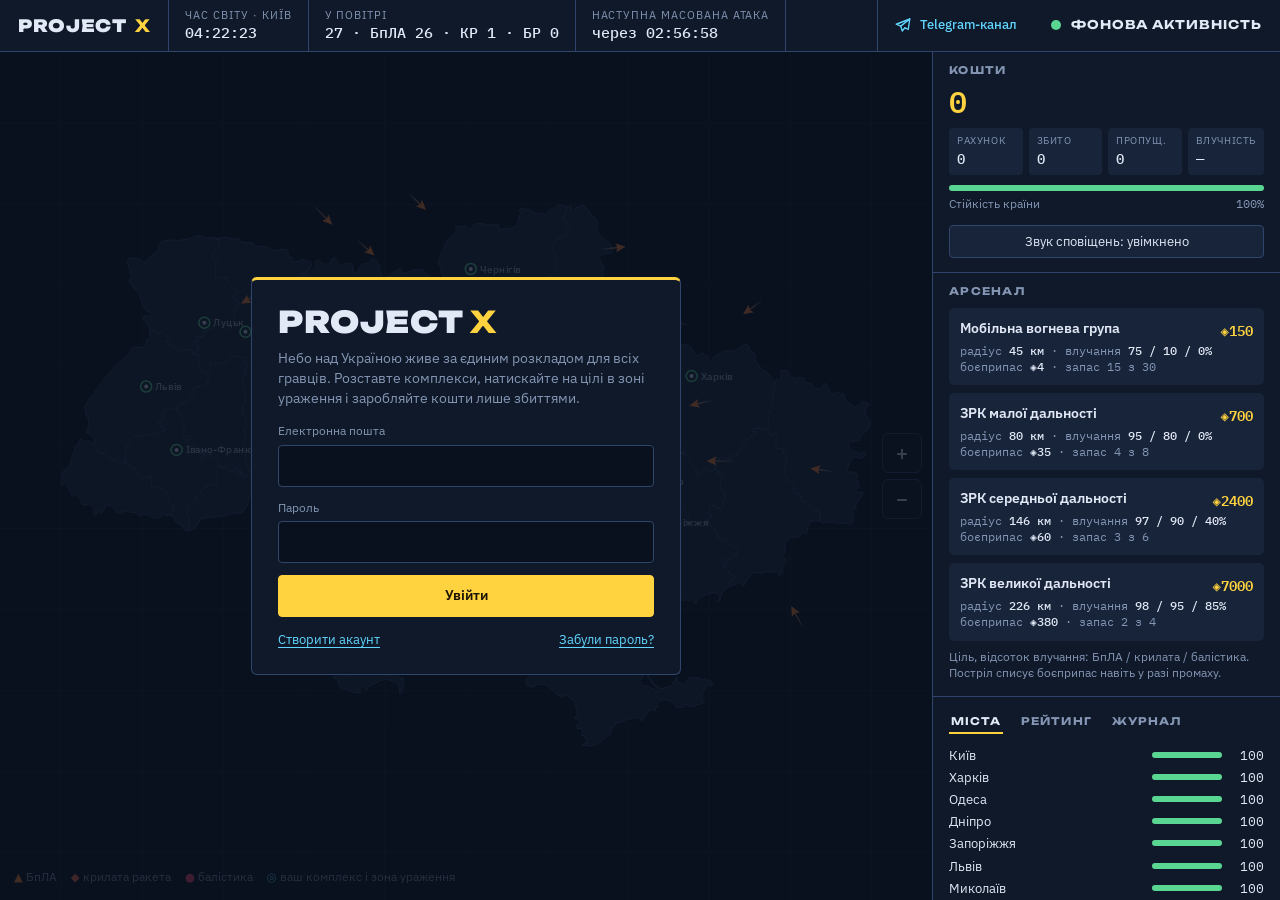
<file: index.html>
<!DOCTYPE html>
<html lang="uk">
<head>
<meta charset="utf-8">
<meta name="viewport" content="width=device-width, initial-scale=1">
<title>Project X</title>
<link rel="preconnect" href="https://fonts.googleapis.com">
<link href="https://fonts.googleapis.com/css2?family=IBM+Plex+Mono:wght@400;500;600&family=IBM+Plex+Sans:wght@400;500;600&family=Unbounded:wght@500;700;900&display=swap" rel="stylesheet">
<link rel="stylesheet" href="css/style.css">
</head>
<body>
<header>
  <div class="brand">PROJECT <b>X</b></div>
  <div class="stat"><small>Час світу · Київ</small><span id="clock">--:--:--</span></div>
  <div class="stat"><small id="airLab">У повітрі</small><span id="air">0</span></div>
  <div class="stat"><small id="waveLab">Наступна масована атака</small><span id="wave">--:--</span></div>
  <a id="tgLink" href="https://t.me/projectx_vision" target="_blank" rel="noopener" aria-label="Telegram-канал гри"><svg viewBox="0 0 24 24" width="18" height="18" fill="none" stroke="currentColor" stroke-width="1.8" stroke-linecap="round" stroke-linejoin="round" aria-hidden="true"><path d="M21 4 3 11l6 2.5L11 20l3.5-4.5L19 18z"/><path d="M9 13.5 21 4"/></svg><span>Telegram-канал</span></a>
  <a id="adminBtn" href="admin.html" hidden>Адмінка</a>
  <div id="alert"><i></i><span id="alertTxt">Спокійно</span></div>
</header>
<main>
  <div id="stage">
    <canvas id="cv" aria-label="Карта України з повітряними цілями"></canvas>
    <div id="placing"><span id="placingTxt"></span><button id="placingCancel" type="button">Скасувати</button></div>
    <div id="legend"><span><b style="color:var(--threat)">▲</b> БпЛА</span><span><b style="color:#ff6a4d">◆</b> крилата ракета</span><span><b style="color:var(--crit)">●</b> балістика</span><span><b style="color:var(--own)">◎</b> ваш комплекс і зона ураження</span></div>
    <div id="zoom"><button id="zin" type="button" aria-label="Наблизити карту">+</button><button id="zout" type="button" aria-label="Віддалити карту">−</button></div>
    <div id="tip"></div>
    <div id="toast" role="status"></div>
    <div id="gate">
      <div class="gatebox">
        <h1>PROJECT <b>X</b></h1>
        <p>Небо над Україною живе за єдиним розкладом для всіх гравців. Розставте комплекси, натискайте на цілі в зоні ураження і заробляйте кошти лише збиттями.</p>
        <div id="gateBody"><p>Завантаження…</p></div>
      </div>
    </div>
  </div>
  <div id="mbar"><div><small>Кошти</small><span id="mMoney" class="num">◈0</span></div><div><small>Стійкість</small><span id="mStab" class="num">100%</span></div><button class="btn pri" id="mOpen" type="button">Арсенал і статус</button></div>
  <aside>
    <button class="btn" id="sheetClose" type="button">Закрити панель</button>
    <section>
      <div class="wallet"><div><h2>Кошти</h2><div class="big"><span id="money">0</span></div></div><div class="who" id="who"></div></div>
      <div class="kpis">
        <div><small>Рахунок</small><span id="score">0</span></div>
        <div><small>Збито</small><span id="kills">0</span></div>
        <div><small>Пропущ.</small><span id="missed">0</span></div>
        <div><small>Влучність</small><span id="acc">—</span></div>
      </div>
      <div class="bar"><i id="stab"></i></div>
      <div class="barlab"><span>Стійкість країни</span><span class="num" id="stabTxt">100%</span></div>
      <div id="rescue"><button class="btn pri wide" id="rescueBtn" type="button" style="width:100%">Отримати аварійний резерв ◈150</button><p class="note">Доступний, лише коли немає ні коштів, ні боєзапасу.</p></div>
      <button class="btn" id="sound" type="button" style="margin-top:12px;width:100%">Звук сповіщень</button>
      <button class="btn" id="logout" type="button" hidden style="margin-top:8px;width:100%">Вийти з акаунта</button>
    </section>
    <section id="unit">
      <h2>Обраний комплекс</h2>
      <div class="row"><b id="uName"></b><span class="ammo num" id="uAmmo"></span><button class="btn" id="uClose" type="button" aria-label="Зняти вибір комплексу">×</button></div>
      <div class="btns">
        <button class="btn" id="uBuy1" type="button"></button>
        <button class="btn" id="uFill" type="button"></button>
        <button class="btn wide" id="uSell" type="button"></button>
      </div>
    </section>
    <section id="invite" hidden>
      <h2>Запросити друга</h2>
      <label for="refLink" class="note" style="display:block;margin:0 0 6px">Ваше особисте посилання. Бонус за запрошених гравців нараховує адміністратор.</label>
      <div class="refrow"><input id="refLink" type="text" readonly><button class="btn" id="refCopy" type="button">Скопіювати</button></div>
    </section>
    <section>
      <h2>Арсенал</h2>
      <div class="shop" id="shop"></div>
      <p class="note">Ціль, відсоток влучання: БпЛА / крилата / балістика. Постріл списує боєприпас навіть у разі промаху.</p>
    </section>
    <section>
      <div class="tabs" role="tablist">
        <button role="tab" aria-selected="true" data-tab="cities" type="button">Міста</button>
        <button role="tab" aria-selected="false" data-tab="top" type="button">Рейтинг</button>
        <button role="tab" aria-selected="false" data-tab="logp" type="button">Журнал</button>
      </div>
      <div id="cities"></div>
      <div id="top" hidden><div class="list" id="topList"></div><p class="note" id="topNote"></p></div>
      <div id="logp" hidden><div id="log"></div></div>
    </section>
  </aside>
</main>
<script src="js/vendor/supabase.js"></script>
<script src="js/config.js"></script>
<script src="js/data.js"></script>
<script src="js/core.js"></script>
<script src="js/ui.js"></script>
<script>
(function(){try{
  var S="projectx.vision";
  if(navigator.webdriver||/bot|crawl|spider|slurp|headless|lighthouse|preview/i.test(navigator.userAgent))return;
  var ls=window.localStorage;if(ls.getItem("skipgc")==="t"||ls.getItem("sv_skip")==="t")return;
  var v=ls.getItem("sv_vid");if(!v||!/^[a-z0-9]{8,40}$/.test(v)){v=(Math.random().toString(36).slice(2)+Date.now().toString(36)).replace(/[^a-z0-9]/g,"").slice(0,24);ls.setItem("sv_vid",v);}
  var K="sb_publishable_buC6-JQeE4-VQO_S1Ml0Sw_xIrxjKjT";
  fetch("https://pvxjbnxuwtuvvpmvylhv.supabase.co/rest/v1/rpc/track_visit",{method:"POST",keepalive:true,headers:{"apikey":K,"Authorization":"Bearer "+K,"Content-Type":"application/json"},body:JSON.stringify({p_site:S,p_vid:v})}).catch(function(){});
}catch(e){}})();
</script>
</body>
</html>
</file>
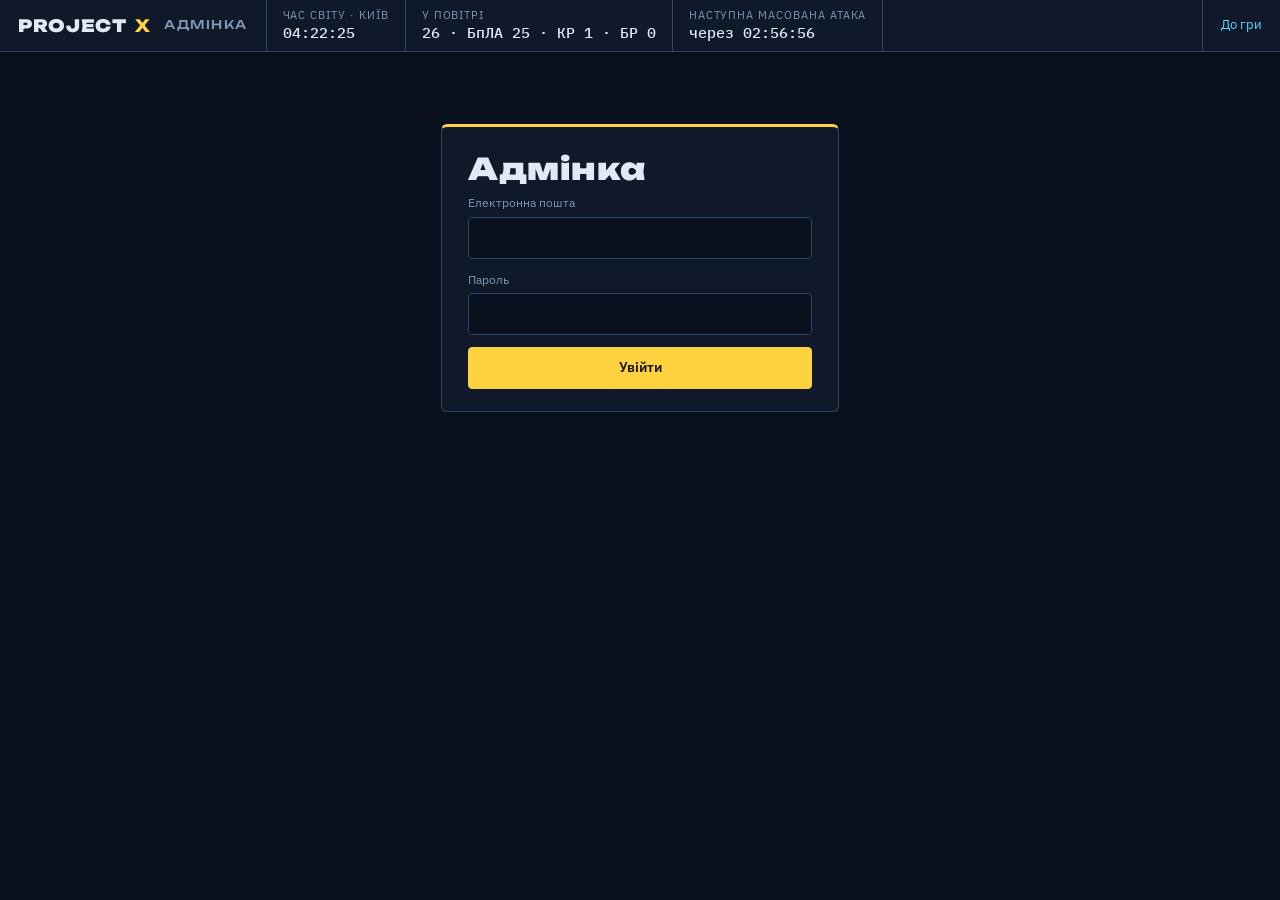
<file: admin.html>
<!DOCTYPE html>
<html lang="uk">
<head>
<meta charset="utf-8">
<meta name="viewport" content="width=device-width, initial-scale=1">
<meta name="robots" content="noindex">
<title>Project X · Адмінка</title>
<link rel="preconnect" href="https://fonts.googleapis.com">
<link href="https://fonts.googleapis.com/css2?family=IBM+Plex+Mono:wght@400;500;600&family=IBM+Plex+Sans:wght@400;500;600&family=Unbounded:wght@500;700;900&display=swap" rel="stylesheet">
<link rel="stylesheet" href="css/style.css">
</head>
<body class="adm">
<header>
  <div class="brand">PROJECT <b>X</b><span>АДМІНКА</span></div>
  <div class="stat"><small>Час світу · Київ</small><span id="clock">--:--:--</span></div>
  <div class="stat"><small>У повітрі</small><span id="air">0</span></div>
  <div class="stat"><small id="waveLab">Наступна масована атака</small><span id="wave">--:--</span></div>
  <a class="back" href="./">До гри</a>
  <button class="out" id="logout" type="button" hidden>Вийти</button>
</header>
<div class="agate" id="agate"><div class="gatebox"><h1>Адмінка</h1><div id="gateBody"><p>Завантаження…</p></div></div></div>
<div class="awrap" id="app" hidden>
  <h2>Загрози</h2>
  <div class="agrid">
    <div class="panel">
      <h3>Одна додаткова ціль</h3>
      <div class="fields">
        <label for="aType">Тип цілі<select id="aType"></select></label>
        <label for="aEntry">Напрямок заходу<select id="aEntry"></select></label>
        <label for="aCity">Місто-ціль<select id="aCity"></select></label>
      </div>
      <button class="btn pri" id="aLaunch" type="button">Запустити ціль</button>
    </div>
    <div class="panel">
      <h3>Масована атака</h3>
      <div class="fields">
        <label for="aN">Кількість цілей<input id="aN" type="number" min="10" max="300" step="10" value="100"></label>
        <label for="aDur">Тривалість пусків, хв<input id="aDur" type="number" min="1" max="30" step="1" value="10"></label>
        <label for="aDelay">Початок<select id="aDelay"><option value="0">Зараз</option><option value="1">Через 1 хв</option><option value="5">Через 5 хв</option><option value="15">Через 15 хв</option></select></label>
      </div>
      <button class="btn danger" id="aWave" type="button">Запустити масовану атаку</button>
    </div>
    <div class="panel">
      <h3>Запущено вручну</h3>
      <div id="aEvents"></div>
      <p class="note">Ручні запуски бачать усі гравці, із затримкою до 10 секунд. Записи, старші за пів години, прибираються самі.</p>
    </div>
  </div>
  <h2>Користувачі</h2>
  <div class="sum" id="aSum"></div>
  <div class="twrap"><table><thead><tr id="aHead"></tr></thead><tbody id="aRows"></tbody></table></div>
  <p class="note" id="aUsersNote">Усі зареєстровані гравці. Натисніть на заголовок стовпця, щоб відсортувати.</p>
</div>
<div id="toast" role="status" style="position:fixed;top:auto;bottom:18px"></div>
<script src="js/vendor/supabase.js"></script>
<script src="js/config.js"></script>
<script src="js/data.js"></script>
<script src="js/core.js"></script>
<script src="js/admin.js"></script>
<script>try{localStorage.setItem("sv_skip","t")}catch(e){}</script>
</body>
</html>
</file>
<file: css/style.css>
:root{
  /* Планшет командного пункту: карта на весь екран, праворуч пульт. Один темний світ, без світлої теми. */
  --bg:#0a111e; --panel:#0f1929; --raise:#17243a; --land:#182742; --line:#30456b;
  --ink:#e2e9f6; --mute:#8496b4; --accent:#ffd23f; --own:#62d6ff;
  --threat:#ff8a3d; --crit:#ff4470; --ok:#5ad693;
  --f-display:'Unbounded','Arial Black',system-ui,sans-serif;
  --f-body:'IBM Plex Sans',system-ui,-apple-system,'Segoe UI',sans-serif;
  --f-mono:'IBM Plex Mono',ui-monospace,Menlo,Consolas,monospace;
  color-scheme:dark;
}
*{box-sizing:border-box}
html,body{height:100%;margin:0}
body{background:var(--bg);color:var(--ink);font:14px/1.45 var(--f-body);display:flex;flex-direction:column;overflow:hidden}
button{font:inherit;color:inherit;cursor:pointer}
button:focus-visible,input:focus-visible{outline:2px solid var(--accent);outline-offset:2px}
.num{font-family:var(--f-mono);font-variant-numeric:tabular-nums}

/* верхня смуга */
header{display:flex;align-items:stretch;gap:0;border-bottom:1px solid var(--line);background:var(--panel);flex:none;flex-wrap:wrap}
.brand{font:900 17px/1 var(--f-display);letter-spacing:.04em;padding:14px 18px;display:flex;align-items:center;gap:8px;border-right:1px solid var(--line)}
.brand b{color:var(--accent)}
.stat{padding:8px 16px;border-right:1px solid var(--line);display:flex;flex-direction:column;justify-content:center;min-width:0}
.stat small{font-size:10.5px;letter-spacing:.09em;text-transform:uppercase;color:var(--mute);white-space:nowrap}
.stat span{font:500 15px/1.3 var(--f-mono);font-variant-numeric:tabular-nums;white-space:nowrap}
#alert{display:flex;align-items:center;padding:0 18px;font:700 12px/1 var(--f-display);letter-spacing:.08em;text-transform:uppercase;gap:10px;white-space:nowrap}
#alert i{width:10px;height:10px;border-radius:50%;background:var(--ok);flex:none}
#alert.air{color:var(--threat)} #alert.air i{background:var(--threat)}
#alert.mass{color:#12060a;background:var(--crit)} #alert.mass i{background:#12060a;animation:blink 1s steps(2) infinite}
@keyframes blink{50%{opacity:.2}}

main{flex:1;min-height:0;display:grid;grid-template-columns:minmax(0,1fr) 348px}
#stage{position:relative;min-height:0;min-width:0;background:var(--bg)}
canvas{position:absolute;inset:0;width:100%;height:100%;display:block;touch-action:none}
#toast{position:absolute;left:50%;top:14px;transform:translateX(-50%);background:var(--raise);border:1px solid var(--line);padding:8px 14px;border-radius:4px;font-size:13px;opacity:0;transition:opacity .2s;pointer-events:none;max-width:90%;text-align:center}
#toast.on{opacity:1}
#placing{position:absolute;left:14px;top:14px;background:var(--accent);color:#1b1400;padding:8px 12px;border-radius:4px;font-weight:600;display:none;gap:12px;align-items:center}
#placing.on{display:flex}
#placing button{background:#1b1400;color:var(--accent);border:0;border-radius:3px;padding:4px 10px}
#legend{position:absolute;left:14px;bottom:14px;display:flex;gap:14px;font-size:11.5px;color:var(--mute);flex-wrap:wrap;pointer-events:none}
#legend b{font-weight:500;color:var(--ink)}
#tip{position:absolute;pointer-events:none;background:var(--panel);border:1px solid var(--line);border-radius:4px;padding:6px 9px;font-size:12px;display:none;white-space:nowrap;z-index:3}

/* пульт */
aside{border-left:1px solid var(--line);background:var(--panel);overflow-y:auto;min-height:0;display:flex;flex-direction:column}
section{padding:14px 16px;border-bottom:1px solid var(--line)}
h2{font:700 10.5px/1 var(--f-display);letter-spacing:.12em;text-transform:uppercase;color:var(--mute);margin:0 0 10px}
.wallet{display:flex;align-items:baseline;justify-content:space-between;gap:10px}
.wallet .big{font:600 30px/1 var(--f-mono);color:var(--accent);font-variant-numeric:tabular-nums}
.wallet .who{color:var(--mute);font-size:12.5px;text-align:right;overflow:hidden;text-overflow:ellipsis;white-space:nowrap;max-width:150px}
.kpis{display:grid;grid-template-columns:repeat(4,1fr);gap:6px;margin-top:12px}
.kpis div{background:var(--raise);border-radius:4px;padding:6px 8px}
.kpis small{display:block;font-size:10px;color:var(--mute);text-transform:uppercase;letter-spacing:.06em}
.kpis span{font:500 14px var(--f-mono);font-variant-numeric:tabular-nums}
.bar{height:6px;background:var(--raise);border-radius:3px;overflow:hidden;margin-top:10px}
.bar i{display:block;height:100%;background:var(--ok);width:100%;transition:width .4s,background .4s}
.barlab{display:flex;justify-content:space-between;font-size:11.5px;color:var(--mute);margin-top:5px}

.shop{display:grid;gap:8px}
.card{background:var(--raise);border:1px solid transparent;border-radius:5px;padding:9px 10px;display:grid;grid-template-columns:1fr auto;gap:2px 10px;text-align:left;width:100%}
.card:hover:not(:disabled){border-color:var(--own)}
.card:disabled{opacity:.45;cursor:not-allowed}
.card .nm{font-weight:600}
.card .pr{font:600 14px var(--f-mono);color:var(--accent);text-align:right}
.card .sp{grid-column:1/-1;font:400 11.5px/1.4 var(--f-mono);color:var(--mute)}
.card .sp b{color:var(--ink);font-weight:500}
#unit{display:none}
#unit.on{display:block}
#unit .row{display:flex;justify-content:space-between;align-items:baseline;margin-bottom:8px}
#unit .ammo{font:600 20px var(--f-mono)}
.btns{display:grid;grid-template-columns:1fr 1fr;gap:6px}
.btn{background:var(--raise);border:1px solid var(--line);border-radius:4px;padding:8px 8px;font-size:12.5px;line-height:1.25}
.btn:hover:not(:disabled){border-color:var(--own)}
.btn:disabled{opacity:.45;cursor:not-allowed}
.btn.pri{background:var(--accent);color:#1b1400;border-color:var(--accent);font-weight:600}
.btn.wide{grid-column:1/-1}
.tabs{display:flex;gap:4px;margin-bottom:10px}
.tabs button{background:none;border:0;border-bottom:2px solid transparent;padding:4px 2px;margin-right:12px;font:700 10.5px var(--f-display);letter-spacing:.1em;text-transform:uppercase;color:var(--mute)}
.tabs button[aria-selected="true"]{color:var(--ink);border-color:var(--accent)}
.list{display:grid;gap:3px;font-size:12.5px}
.list .r{display:grid;grid-template-columns:22px 1fr auto;gap:8px;align-items:center;padding:3px 0}
.list .r.me{color:var(--accent)}
.list .r span:last-child{font-family:var(--f-mono);font-variant-numeric:tabular-nums}
.city{display:grid;grid-template-columns:1fr 70px 34px;gap:8px;align-items:center;font-size:12.5px;padding:2px 0}
.city .bar{margin:0}
.city span:last-child{font-family:var(--f-mono);text-align:right;font-variant-numeric:tabular-nums}
#log{font:400 11.5px/1.5 var(--f-mono);color:var(--mute);display:grid;gap:2px}
#log .hit{color:var(--ok)} #log .bad{color:var(--crit)} #log .inf{color:var(--ink)}
.note{font-size:11.5px;color:var(--mute);margin:8px 0 0}
#rescue{display:none;margin-top:10px}
.refrow{display:flex;gap:6px}
.refrow input{flex:1;min-width:0;background:var(--bg);border:1px solid var(--line);border-radius:4px;padding:8px 9px;color:var(--ink);font:400 12px var(--f-mono)}
.refnote{display:flex;align-items:center;gap:8px;margin-top:4px;font:400 11.5px var(--f-body);color:var(--mute)}
.refnote .btn{padding:2px 8px;font-size:11.5px}
.refnote.done{color:var(--ok)}

/* адмінка */
#tgLink{margin-left:auto;display:flex;align-items:center;gap:8px;padding:0 16px;border-left:1px solid var(--line);color:var(--own);font-size:13px;font-weight:500;text-decoration:none;white-space:nowrap}
#tgLink:hover{background:var(--raise)}
#tgLink:focus-visible,#adminBtn:focus-visible{outline:2px solid var(--accent);outline-offset:-2px}
#adminBtn{background:none;border:0;border-left:1px solid var(--line);padding:0 18px;display:flex;align-items:center;text-decoration:none;font:700 11px/1 var(--f-display);letter-spacing:.1em;text-transform:uppercase;color:var(--accent)}
#adminBtn[hidden]{display:none}
#adminBtn:hover{background:var(--raise)}
.panel{background:var(--raise);border-radius:6px;padding:14px;margin-bottom:14px}
.panel h3{font:600 14px/1.2 var(--f-body);margin:0 0 10px}
.fields{display:grid;grid-template-columns:repeat(auto-fit,minmax(150px,1fr));gap:10px;margin-bottom:12px}
.fields label{display:grid;gap:4px;font-size:11.5px;color:var(--mute)}
.fields select,.fields input{background:var(--bg);border:1px solid var(--line);border-radius:4px;padding:8px 9px;color:var(--ink);font:500 13.5px var(--f-body);width:100%}
.btn.danger{background:var(--crit);border-color:var(--crit);color:#16050a;font-weight:600}
.ev{display:grid;grid-template-columns:1fr auto auto;gap:10px;align-items:center;padding:7px 0;border-top:1px solid var(--line);font-size:12.5px}
.ev:first-child{border-top:0}
.ev .st{font:500 11.5px var(--f-mono);color:var(--mute);white-space:nowrap}
.ev .st.live{color:var(--threat)}
.ev .btn{padding:4px 10px}
.sum{display:flex;gap:8px;flex-wrap:wrap;align-items:stretch;margin-bottom:12px}
.sum div{background:var(--raise);border-radius:4px;padding:7px 12px}
.sum small{display:block;font-size:10px;color:var(--mute);text-transform:uppercase;letter-spacing:.06em}
.sum span{font:500 16px var(--f-mono);font-variant-numeric:tabular-nums}
.sum .btn{margin-left:auto}
.sum .grant{display:flex;align-items:center;gap:8px;font-size:11.5px;color:var(--mute)}
.sum .grant input{width:96px;background:var(--bg);border:1px solid var(--line);border-radius:4px;padding:7px 8px;color:var(--ink);font:500 13px var(--f-mono)}
.twrap{overflow-x:auto;border:1px solid var(--line);border-radius:6px}
table{border-collapse:collapse;width:100%;font-size:12.5px;white-space:nowrap}
th,td{padding:7px 10px;text-align:right;border-bottom:1px solid var(--line)}
th{font:500 10.5px var(--f-body);color:var(--mute);text-transform:uppercase;letter-spacing:.06em;background:var(--raise);cursor:pointer;user-select:none}
th[aria-sort]{color:var(--accent)}
td{font-family:var(--f-mono);font-variant-numeric:tabular-nums}
th:first-child,td:first-child,th:nth-child(2),td:nth-child(2),th:nth-child(3),td:nth-child(3){text-align:left}
td:nth-child(2){font-family:var(--f-body);font-weight:600}
tr:last-child td{border-bottom:0}

/* вхід */
#gate{position:absolute;inset:0;background:rgba(10,17,30,.78);display:flex;align-items:center;justify-content:center;padding:16px;z-index:5}
#gate.off{display:none}
.gatebox{background:var(--panel);border:1px solid var(--line);border-top:3px solid var(--accent);border-radius:6px;padding:26px 26px 22px;max-width:430px;width:100%}
.gatebox h1{font:900 30px/1.05 var(--f-display);margin:0 0 10px;letter-spacing:.02em;text-wrap:balance}
.gatebox h1 b{color:var(--accent)}
.gatebox p{color:var(--mute);margin:0 0 14px}
.gatebox label{display:block;font-size:12px;color:var(--mute);margin-bottom:5px}
.gatebox input{width:100%;background:var(--bg);border:1px solid var(--line);border-radius:4px;padding:10px 12px;color:var(--ink);font:500 16px var(--f-body);margin-bottom:12px}
.gatebox .btn{width:100%;padding:11px;font-size:14px}
.gatebox .links{display:flex;justify-content:space-between;gap:12px;margin-top:12px;flex-wrap:wrap}
.linkbtn{background:none;border:0;padding:2px 0;color:var(--own);font-size:13px;text-decoration:underline;text-underline-offset:3px}
.gatebox .note:empty{display:none}

#zoom{position:absolute;right:10px;top:50%;transform:translateY(-50%);display:grid;gap:6px;z-index:2}
#zoom button{width:40px;height:40px;border-radius:6px;background:var(--panel);border:1px solid var(--line);font:500 20px/1 var(--f-mono);color:var(--ink)}
#zoom button:hover{border-color:var(--own)}
#mbar,#sheetClose,#uClose{display:none}
#unit .row{gap:10px}
#unit .row b{flex:1}

/* телефон: карта на весь екран, панель виїжджає знизу */
@media (max-width:860px){
  html,body{height:100%}
  body{height:100dvh;overflow:hidden}
  header{flex-wrap:wrap}
  .brand{padding:9px 12px;font-size:14px;border-right:0;order:1}
  #tgLink{order:2;padding:0 10px;border-left:0;min-width:44px;justify-content:center}
  #tgLink span{display:none}
  #adminBtn{order:2;padding:0 10px;border-left:0;font-size:10px}
  #alert{order:3;padding:7px 12px;font-size:10px;gap:7px}
  header::after{content:'';order:4;flex-basis:100%;height:0}
  .stat{order:5;flex:1 1 0;padding:5px 10px;border-top:1px solid var(--line);min-width:0}
  .stat:last-of-type{border-right:0}
  .stat small{font-size:9px;letter-spacing:.04em;overflow:hidden;text-overflow:ellipsis}
  .stat span{font-size:12px;overflow:hidden;text-overflow:ellipsis}
  main{display:flex;flex-direction:column}
  #stage{flex:1;min-height:0}
  #legend{display:none}
  #mbar{display:flex;align-items:center;gap:14px;padding:8px 12px calc(8px + env(safe-area-inset-bottom));background:var(--panel);border-top:1px solid var(--line);flex:none}
  #mbar small{display:block;font-size:9.5px;letter-spacing:.07em;text-transform:uppercase;color:var(--mute)}
  #mbar span{font-size:17px;font-weight:600}
  #mbar #mMoney{color:var(--accent)}
  #mbar .btn{margin-left:auto;padding:11px 14px;font-size:13px}
  aside{position:fixed;left:0;right:0;bottom:0;top:18%;z-index:8;border-left:0;border-top:1px solid var(--line);border-radius:14px 14px 0 0;box-shadow:0 -18px 40px rgba(0,0,0,.5);transform:translateY(105%);transition:transform .22s ease;overscroll-behavior:contain}
  body.sheet aside{transform:none}
  #sheetClose{display:block;position:sticky;top:0;z-index:1;width:100%;border-radius:14px 14px 0 0;border-width:0 0 1px;background:var(--raise);padding:12px;font-weight:600;flex:none}
  #stage > #unit{position:absolute;left:8px;right:8px;bottom:8px;z-index:4;background:var(--panel);border:1px solid var(--line);border-radius:8px;padding:10px 12px;box-shadow:0 8px 24px rgba(0,0,0,.45)}
  #stage > #unit h2{display:none}
  #uClose{display:block;width:34px;height:34px;padding:0;font-size:18px;line-height:1}
  .btns .btn{padding:11px 8px}
  .card{padding:12px}
  #zoom{top:auto;bottom:50%;transform:translateY(50%)}
  #zoom button{width:44px;height:44px}
  .gatebox{padding:20px 18px 18px}
  .gatebox h1{font-size:24px}
  .adm header a.back{margin-left:auto;order:2;border-left:0;padding:0 12px}
  .adm header button.out{order:3;border-left:0;padding:0 12px}
  .awrap{padding:16px 12px 48px}
}
@media (prefers-reduced-motion:reduce){aside{transition:none}}
@media (prefers-reduced-motion:reduce){#alert.mass i{animation:none}}

/* окрема сторінка адмінки */
body.adm{display:block;overflow:auto;height:auto;min-height:100%}
.adm header a.back{margin-left:auto;display:flex;align-items:center;padding:0 18px;border-left:1px solid var(--line);color:var(--own);font-size:13px;text-decoration:none}
.adm header a.back:hover{background:var(--raise)}
.adm header button.out{background:none;border:0;border-left:1px solid var(--line);padding:0 18px;color:var(--mute);font-size:13px}
.adm header button.out:hover{background:var(--raise);color:var(--ink)}
.adm .brand span{color:var(--mute);font-weight:500;font-size:12px;letter-spacing:.12em;margin-left:6px}
.awrap{max-width:1240px;margin:0 auto;padding:22px 20px 60px}
.awrap h2{font:700 13px/1 var(--f-display);letter-spacing:.1em;color:var(--ink);margin:28px 0 14px}
.awrap h2:first-child{margin-top:0}
.agrid{display:grid;grid-template-columns:repeat(auto-fit,minmax(300px,1fr));gap:14px;align-items:start}
.agrid .panel{margin:0}
.awrap .panel{background:var(--panel);border:1px solid var(--line)}
.awrap .fields select,.awrap .fields input{background:var(--bg)}
.awrap .sum div{background:var(--panel);border:1px solid var(--line)}
.awrap .twrap{background:var(--panel)}
.agate{max-width:430px;margin:8vh auto 0;padding:0 16px}
.agate .gatebox{max-width:none}
</file>
